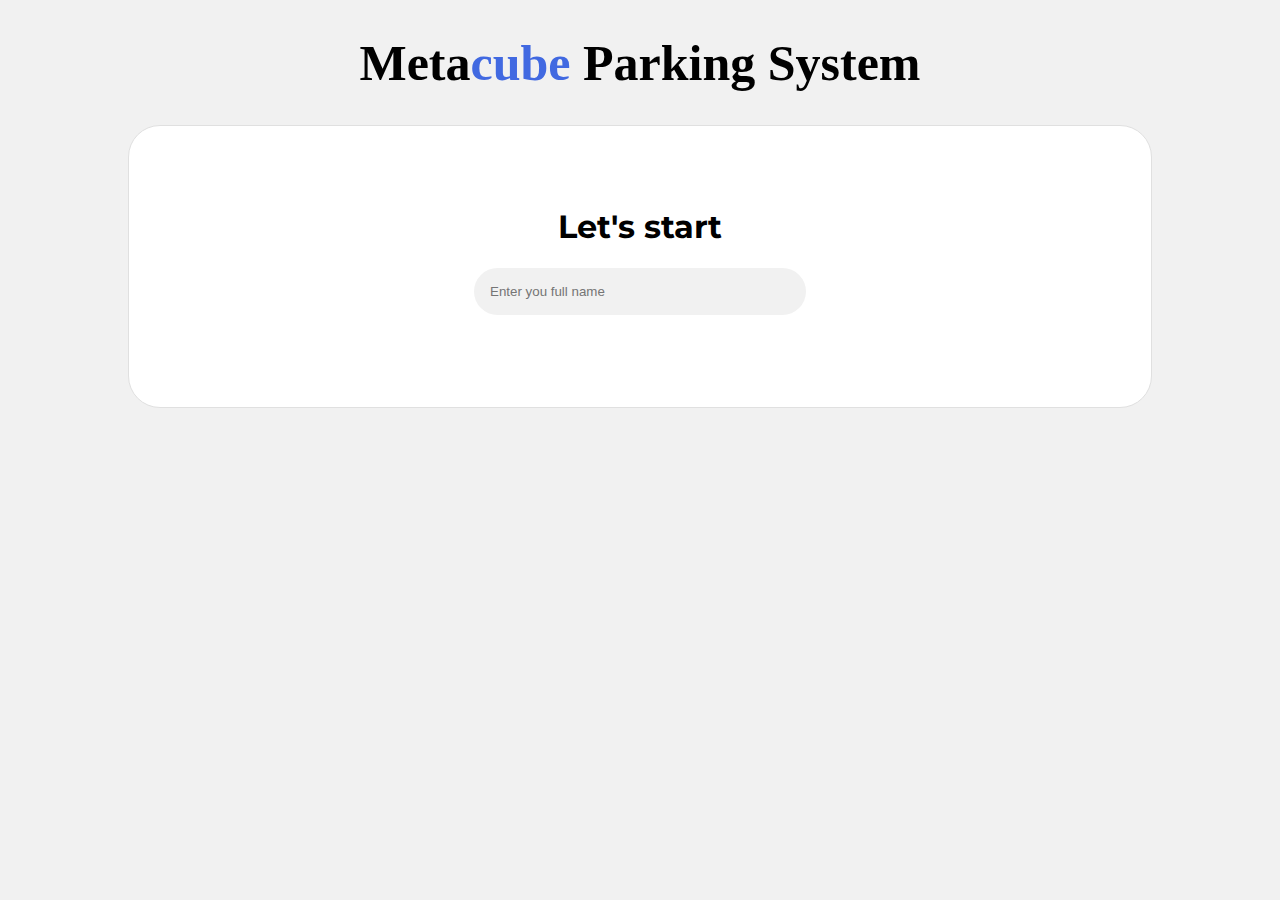
<file: UI - ECMA Script - 7/index.html>
<!DOCTYPE html>
<html>
<head>
    <meta charset='utf-8'>
    <title>MPS</title>

    <!--Google font-->
    <link rel="preconnect" href="https://fonts.gstatic.com">
    <link href="https://fonts.googleapis.com/css2?family=Montserrat:wght@500&display=swap" rel="stylesheet">

    <!--Javascript file-->
    <script src='main.js'></script>

    <!--CSS style sheet-->
    <link rel="stylesheet" href="style.css">

    <!--Integrated fonr awesome v4.7.0-->
    <link rel="stylesheet" href="https://cdnjs.cloudflare.com/ajax/libs/font-awesome/4.7.0/css/font-awesome.min.css">
</head>
<body>
    
    <h1 class="heading">
        Meta<span class="color-blue">cube</span> Parking System
    </h1>

    <div class="fields bg-fields" id="fields">
        <div class="fields">
            <h1 id="message">Let's start</h1>
            <input id="input-field" class="input-box" name="input_field" type="text" 
            placeholder="Enter you full name" onkeyup="validateField()" onblur="changeInputField()"/>
            <p id="error-msg" class="error-msg"></p>
        </div>
    </div>

    <div class="fields bg-fields" id="vehicle-types" hidden>
        <h1 id="message-vehical-form"></h1>
        <button id="cycle" type="button" class="bt-vehicle margin-x-2" value="cycle" onclick="getPrices(this.id)">
            <i class="fa fa-bicycle fa-4x icons"></i>
        </button>
        <button id="bike" type="button" class="bt-vehicle margin-x-2" value="bike" onclick="getPrices(this.id)">
            <i class="fa fa-motorcycle fa-4x icons" aria-hidden="true"></i>
        </button>
        <button id="car" type="button" class="bt-vehicle margin-x-2" value="car" onclick="getPrices(this.id)">
            <i class="fa fa-car fa-4x icons" aria-hidden="true"></i>
        </button>
    </div>

    <div id="pricing" class="bg-fields" align="center" hidden>
        <h2 class="vehicle-type"></h2>
        <div class="price-container">
            <h2>Daily</h2>

            <button id="daily" type="button" class="bt-field" onclick="getPass(this.id)">
            </button>
        </div>

        <div class="price-container">
            <h2>Month</h2>

            <button id="monthly" type="button" class="bt-field" onclick="getPass(this.id)">
            </button>
        </div>

        <div class="price-container">
            <h2>Year</h2>

            <button id="yearly" type="button" class="bt-field" onclick="getPass(this.id)">
            </button>
        </div>
    </div>

    <div id="currency-types" class="bg-fields" align="center" hidden>
        <h2>Choose currency : </h2>
        <select id="currency" class="input-box" style="width: 100px;">
            <option value="INR">INR</option>
            <option value="USD">USD</option>
            <option value="YEN">YEN</option>
        </select>
        <button id="bt-currency-type" class="bt-get-pass" onclick="getCurrency()">
            Purchase Pass
        </button>
    </div>

    <div id="final-pass" class="fields">
        <h2 id="pass"></h2>
    </div>

</body>
</html>
</file>
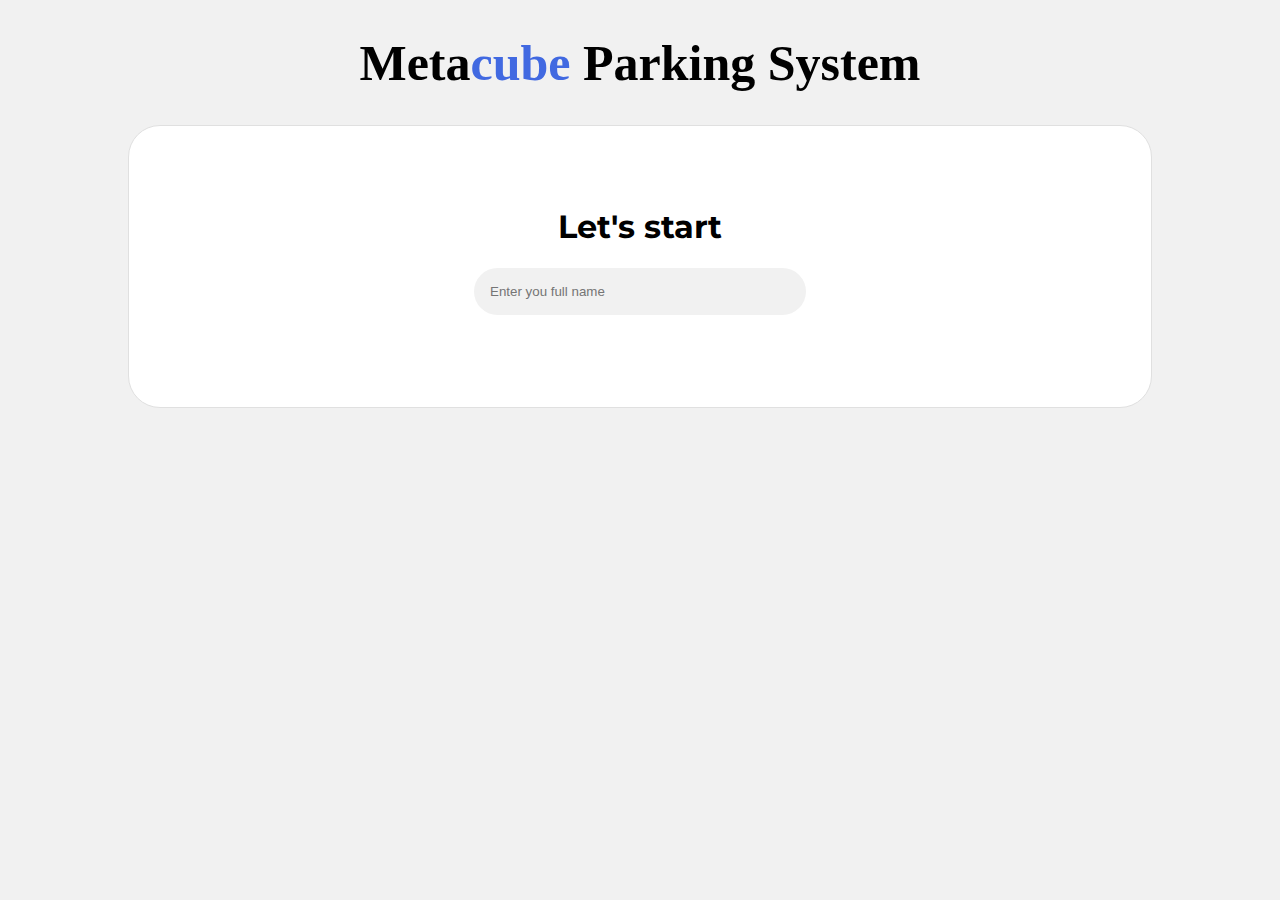
<file: UI - TypeScript - 9/index.html>
<!DOCTYPE html>
<html>
<head>
    <meta charset='utf-8'>
    <title>MPS</title>

    <!--Google font-->
    <link rel="preconnect" href="https://fonts.gstatic.com">
    <link href="https://fonts.googleapis.com/css2?family=Montserrat:wght@500&display=swap" rel="stylesheet">

    <!--script file-->
    <script src='main.js'></script>

    <!--CSS style sheet-->
    <link rel="stylesheet" href="style.css">

    <!--Integrated fonr awesome v4.7.0-->
    <link rel="stylesheet" href="https://cdnjs.cloudflare.com/ajax/libs/font-awesome/4.7.0/css/font-awesome.min.css">
</head>
<body>
    
    <h1 class="heading">
        Meta<span class="color-blue">cube</span> Parking System
    </h1>

    <div class="fields bg-fields" id="fields">
        <div class="fields">
            <h1 id="message">Let's start</h1>
            <input id="input-field" class="input-box" name="input_field" type="text" 
            placeholder="Enter you full name" onkeyup="validateField()" onblur="changeInputField()"/>
            <p id="error-msg" class="error-msg"></p>
        </div>
    </div>

    <div class="fields bg-fields" id="vehicle-types" hidden>
        <h1 id="message-vehical-form"></h1>
        <button id="cycle" type="button" class="bt-vehicle margin-x-2" value="cycle" onclick="getPrices(this.id)">
            <i class="fa fa-bicycle fa-4x icons"></i>
        </button>
        <button id="bike" type="button" class="bt-vehicle margin-x-2" value="bike" onclick="getPrices(this.id)">
            <i class="fa fa-motorcycle fa-4x icons" aria-hidden="true"></i>
        </button>
        <button id="car" type="button" class="bt-vehicle margin-x-2" value="car" onclick="getPrices(this.id)">
            <i class="fa fa-car fa-4x icons" aria-hidden="true"></i>
        </button>
    </div>

    <div id="pricing" class="bg-fields" align="center" hidden>
        <h2 class="vehicle-type"></h2>
        <div class="price-container">
            <h2>Daily</h2>

            <button id="daily" type="button" class="bt-field" onclick="getPass(this.id)">
            </button>
        </div>

        <div class="price-container">
            <h2>Month</h2>

            <button id="monthly" type="button" class="bt-field" onclick="getPass(this.id)">
            </button>
        </div>

        <div class="price-container">
            <h2>Year</h2>

            <button id="yearly" type="button" class="bt-field" onclick="getPass(this.id)">
            </button>
        </div>
    </div>

    <div id="currency-types" class="bg-fields" align="center" hidden>
        <h2>Choose currency : </h2>
        <select id="currency" class="input-box" style="width: 100px;">
            <option value="INR">INR</option>
            <option value="USD">USD</option>
            <option value="YEN">YEN</option>
        </select>
        <button id="bt-currency-type" class="bt-get-pass" onclick="getCurrency()">
            Purchase Pass
        </button>
    </div>

    <div id="final-pass" class="fields">
        <h2 id="pass"></h2>
    </div>

</body>
</html>
</file>
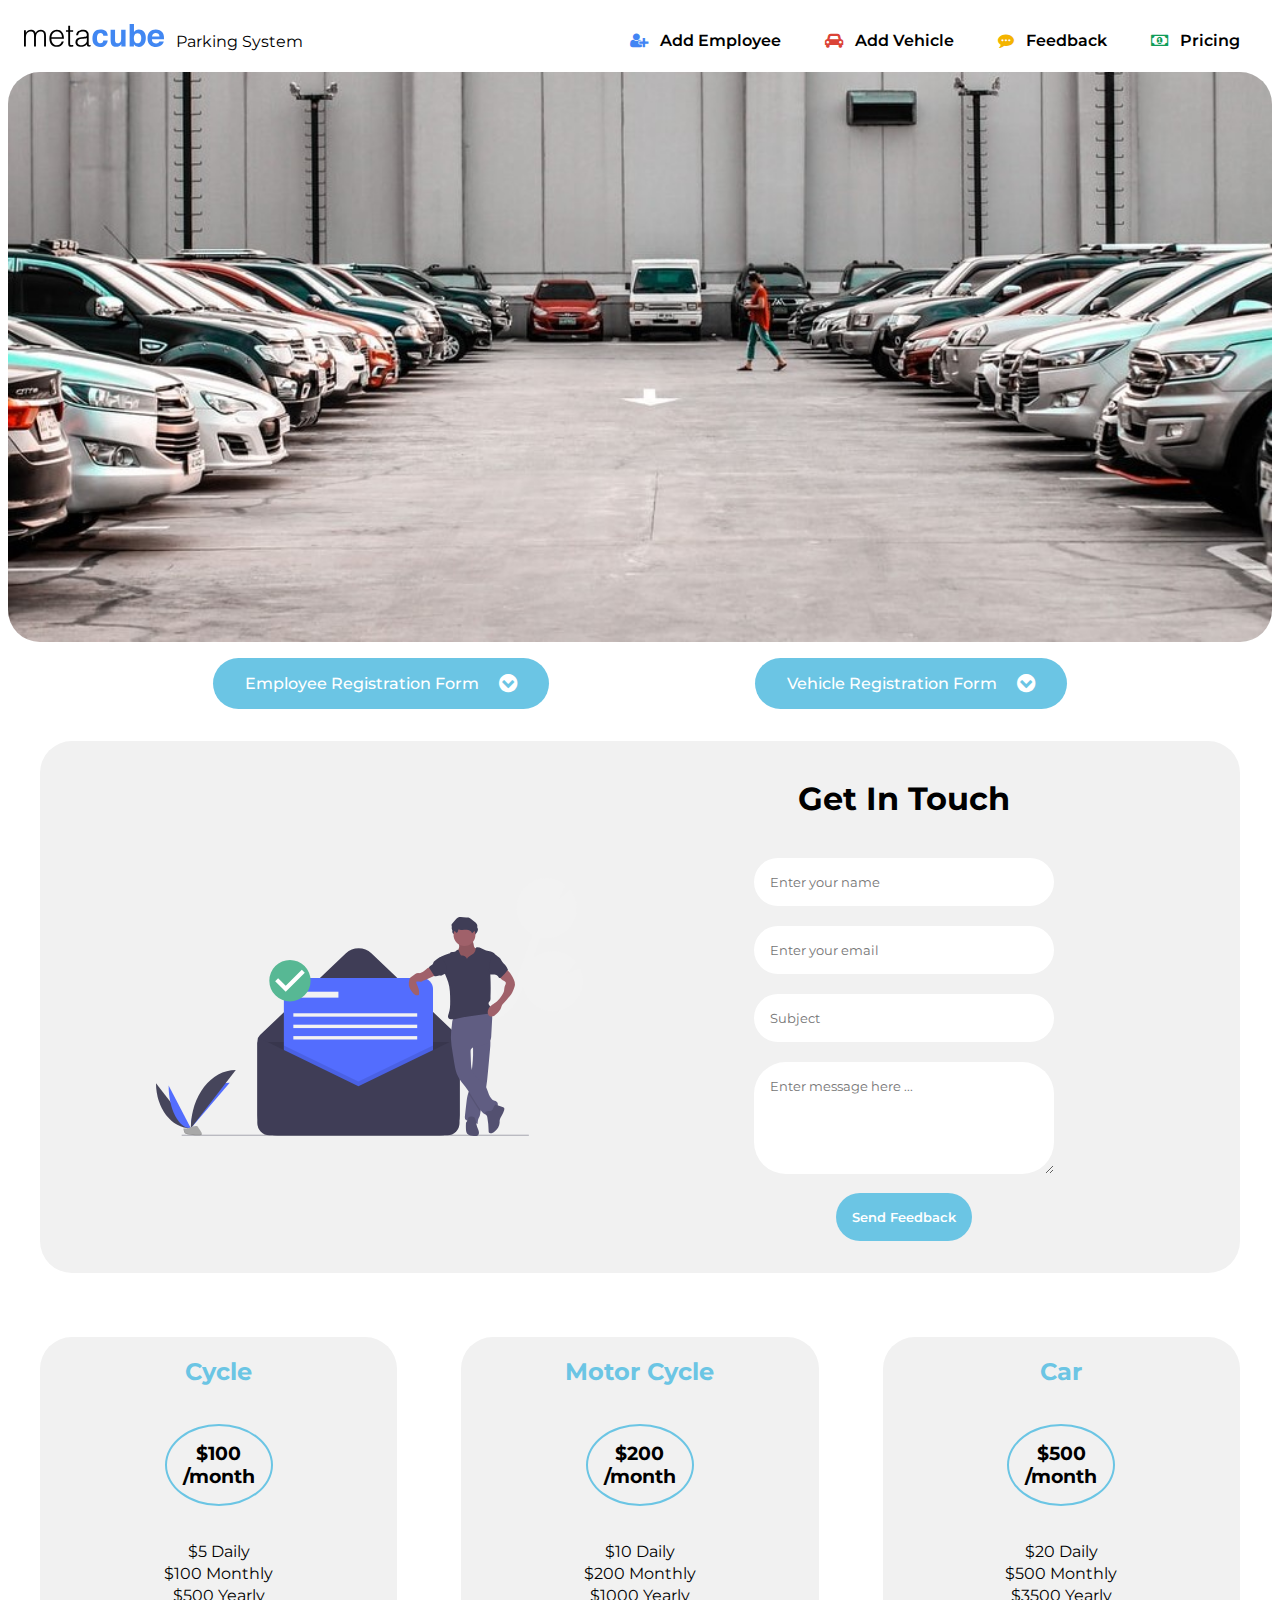
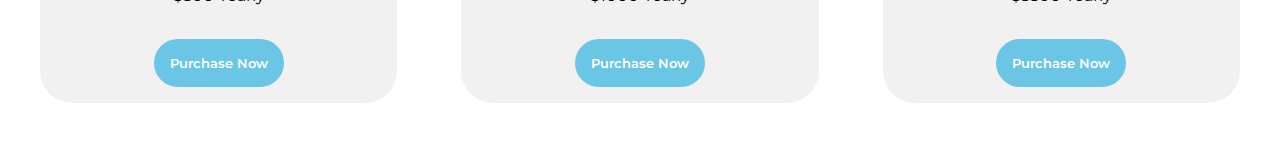
<file: UI - CSS/Metacube Parking System.html>
<html>

	<head>
		<title>Metacube Parking System</title>
		<link rel="stylesheet" href="msp.css">
		<script type="text/javascript">
			function openEmpForm(){
				var details = document.getElementById("employeeForm");
				
				if(details.style.display == "inline-block")
					details.style.display = "none";
				else
				details.style.display = "inline-block";
			}
			function openVehicleForm(){
				var details = document.getElementById("vehicleForm");
				
				if(details.style.display == "inline-block")
					details.style.display = "none";
				else
				details.style.display = "inline-block";
			}
		</script>
	</head>
	
	<!-- Load an icon library -->
	<link rel="stylesheet" href="https://cdnjs.cloudflare.com/ajax/libs/font-awesome/4.7.0/css/font-awesome.min.css">
	
	<!--Google Font Link-->
	<link rel="preconnect" href="https://fonts.gstatic.com">
	<link href="https://fonts.googleapis.com/css2?family=Montserrat:wght@300;400;500;600;700&display=swap" rel="stylesheet">
	
	<body>
	
	<div id="header">
		<div class="inlineDiv logo">
			<img src="logo.svg" width="140px">
			<label class="montFont" ><b>Parking System</b></label>
		</div>
		<div class="inlineDiv topNav">
			<!-- Nav Bar -->
			<nav id="navBar">
				<a href="#formButtons"><i class="fa fa-user-plus" style="color: #4285F4;"></i> Add Employee</a> 
				<a href="#formButtons"><i class="fa fa-car " style="color: #DB4437;"></i> Add Vehicle</a> 
				<a href="#Feedback"><i class="fa fa-commenting" style="color: #F4B400;"></i> Feedback</a> 
				<a href="#Pricing"><i class="fa fa-money" style="color: #0F9D58;"></i> Pricing</a>
				
			</nav>
		</div>
	</div>
	
	<!-- parking Image -->
	<div align="center" id="parkingImage">
		<img src="parking.jpg" width="100%"/>
	</div>

	<!--Registration Form Buttons-->
	<div id="formButtons">
		<!--Employee Form-->
		<div id="#employee" class="inlineDiv montFont">

			<div class="forms" onclick="openEmpForm()">
				Employee Registration Form
				<i class="fa fa-chevron-circle-down fa-lg" aria-hidden="true" style="padding-left: 16px;"></i>	
			</div>

			<div align="center" class="montFont form" id="employeeForm">
				<form>
					<table class="regTables">
						<tr>
							<td>
								<input class="customTextInputStyle montFont" type="text" placeholder="Enter your name"/>
							</td>
						</tr>
						
						<tr>
							<td>
								<label>
									<input class="topMargin" type="radio" value="Male" name="gender"/> Male
								</label>
								<label>
									<input class="topMargin" type="radio" value="Female" name="gender"/> Female
								</label>
								<label>
									<input class="topMargin" type="radio" value="Other" name="gender"/> Other
								</label>
							</td>
						</tr>
						
						<tr>
							<td>
								<input class="customTextInputStyle montFont topMargin" type="email" placeholder="Enter your email">
							</tr>
						</tr>
						
						<tr>
							<td>
								<input class="customTextInputStyle montFont topMargin" type="password" placeholder="Enter your password">
							</tr>
						</tr>
						
						<tr>
							<td>
								<input class="customTextInputStyle montFont topMargin" type="password" placeholder="Re-Enter your password">
							</tr>
						</tr>
						
						<tr>
							<td>
								<input class="customTextInputStyle montFont topMargin" type="text" placeholder="Enter your phone number">
							</tr>
						</tr>
					</table>
					<input class="regButton montFont" type="submit" value="Register Employee"/>
				</form>
			</div>
		</div>

		<!--Vehicle Form-->
		<div class="inlineDiv montFont" id="Vehicle">
			<div class="forms" onclick="openVehicleForm()">
				Vehicle Registration Form
				<i class="fa fa-chevron-circle-down fa-lg" aria-hidden="true" style="padding-left: 16px;"></i>
			</div>

			<!-- Vehicle Registration Form -->
			<div align="center" class="montFont form" id="vehicleForm">
				<form>
					<table>
						<tr>
							<td>
								<input class="customTextInputStyle montFont topMargin" type="text" placeholder="Enter vehicle company"/>
							</td>
						</tr>
						
						<tr>
							<td>
								<input class="customTextInputStyle montFont topMargin" type="text" placeholder="Enter vehicle model"/>
							</td>
						</tr>
						
						<tr>
							<td>
								<input class="customTextInputStyle montFont topMargin" type="text" placeholder="Vehicle type"/>
							</td>
						</tr>
						
						<tr>
							<td>
								<input class="customTextInputStyle montFont topMargin" type="text" placeholder="Vehicle number (eg-RJ16 9089)"/>
							</td>
						</tr>
						
						<tr>
							<td>
								<input class="customTextInputStyle montFont topMargin" type="text" placeholder="Enter employee id"/>
							</td>
						</tr>
						
						<tr>
							<td>
								<textarea class="customTextInputStyle montFont topMargin" rows="4" cols="20" placeholder="Color, mark,visible accessory etc."></textarea>
							</td>
						</tr>
					</table>
					<input class="regButton montFont"  type="submit" value="Register Vehicle"/>
				</form>
			</div>
		</div>
	</div>
	
	<div class="feebackForm" id="Feedback">
		<div id="feedbackImageDiv" class="inlineDiv" style="flex: 2;" style="border: 2px solid red;">
			<img src="feedback_illu.svg" width="100%">
		</div>
		<div class="inlineDiv" style="flex: 3;">
			<!--Feedback Form-->
			<div align="center" class="montFont">
				<h1>
					Get In Touch
				</h1>
				
				<form>
					<table class="regTables">
						<tr>
							<td>
								<input class="customTextInputStyle montFont topMargin" type="text" placeholder="Enter your name"/>
							</td>
						</tr>
						
						<tr>
							<td>
								<input class="customTextInputStyle montFont topMargin" type="email" placeholder="Enter your email"/>
							</td>
						</tr>
						
						<tr>
							<td>
								<input class="customTextInputStyle montFont topMargin" type="text" placeholder="Subject"/>
							</td>
						</tr>
						
						<tr>
							<td>
								<textarea class="customTextInputStyle montFont topMargin" rows="5" cols="20" placeholder="Enter message here ..."></textarea>
							</td>
						</tr>
					</table>
					<input class="regButton montFont" type="submit" value="Send Feedback"/>
				</form>
			</div>
		</div>
	</div>

	<div id="Pricing" class="priceData montFont">
		<div align="center" class="inlineDiv">
			<h2>Cycle</h2>
			<h3>
				$100 <br>
				/month
			</h3>
			<p>
				$5 Daily <br>
				$100 Monthly <br>
				$500 Yearly
			</p>
			<button class="regButton montFont" type="button" value="Purchase Cycle">
				Purchase Now
			</button>
		</div>
		
		<div align="center" class="inlineDiv priceDiv">
			<h2>Motor Cycle</h2>
			<h3>
				$200 <br>
				/month
			</h3>
			<p>
				$10 Daily <br>
				$200 Monthly <br>
				$1000 Yearly
			</p>
			<button class="regButton montFont" type="button" value="Purchase Motor Cycle">
				Purchase Now
			</button>
		</div>
		
		<div align="center" class="inlineDiv priceDiv">
			<h2>Car</h2>
			<h3>
				$500 <br>
				/month
			</h3>
			<p>
				$20 Daily <br>
				$500 Monthly <br>
				$3500 Yearly
			</p>
			<button class="regButton montFont" type="button" value="Purchase Car">
				Purchase Now
			</button>
		</div>
	</div>
	
	</body>

</html>
</file>
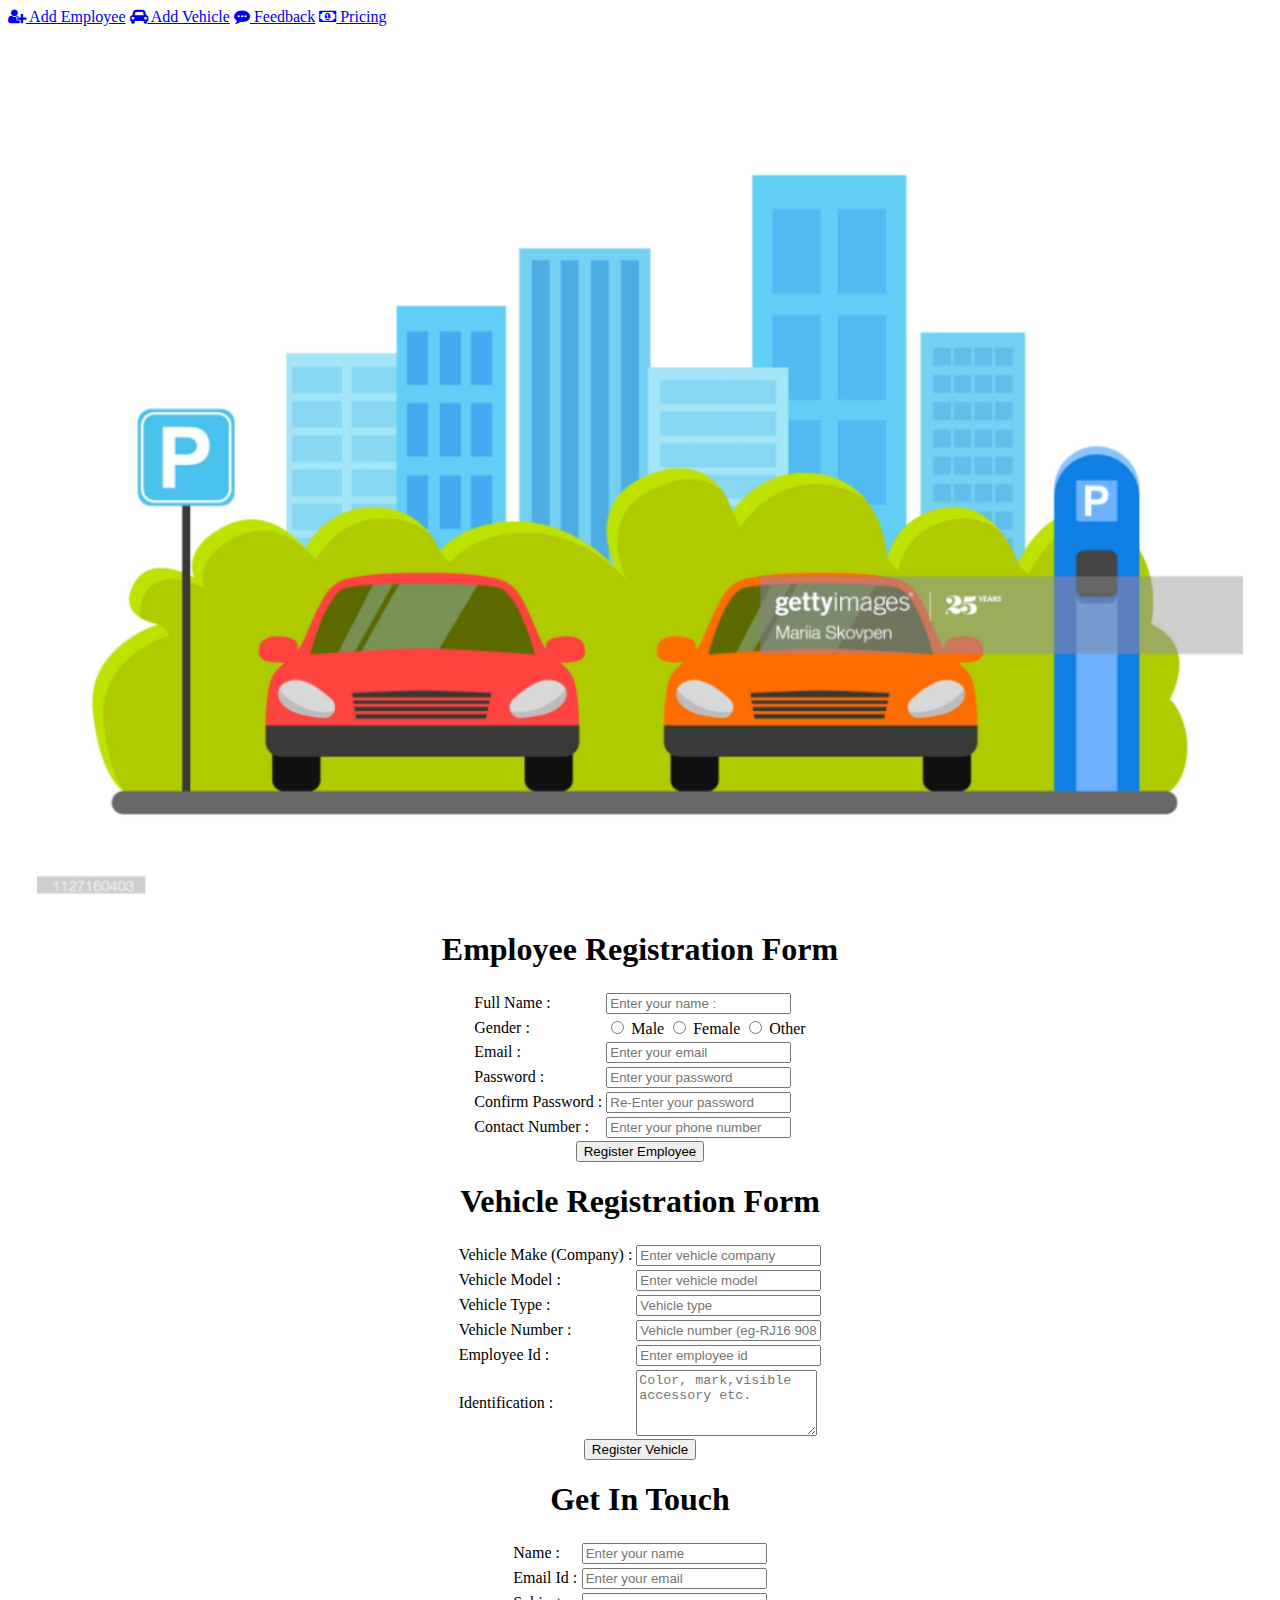
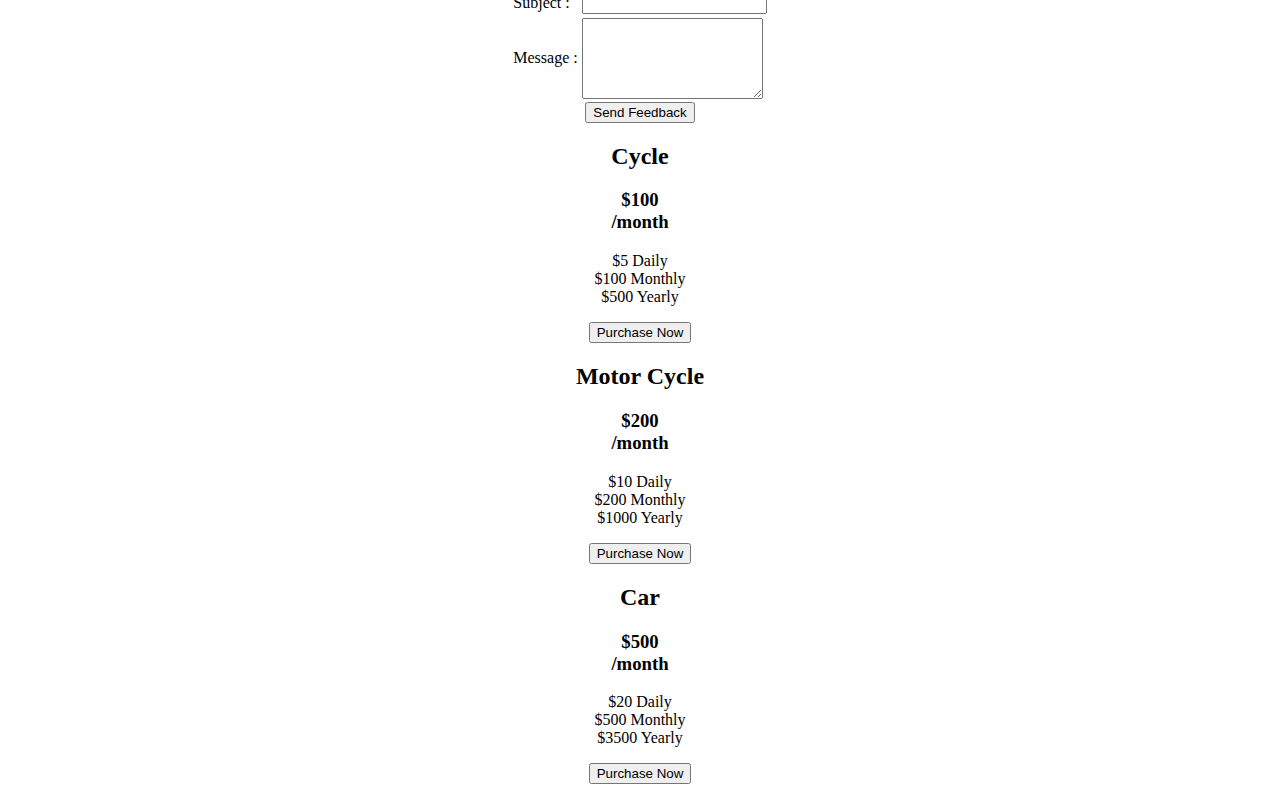
<file: UI - HTML/Metacube Parking System.html>
<html>

	<head>
		<title>Metacube Parking System</title>
	</head>
	
	<!-- Load an icon library -->
	<link rel="stylesheet" href="https://cdnjs.cloudflare.com/ajax/libs/font-awesome/4.7.0/css/font-awesome.min.css">
	
	<body>
	
	<!-- Nav Bar -->
	<nav>
	  <a href="#Employee"><i class="fa fa-user-plus"></i> Add Employee</a> 
	  <a href="#Vehicle"><i class="fa fa-car "></i> Add Vehicle</a> 
	  <a href="#Feedback"><i class="fa fa-commenting"></i> Feedback</a> 
	  <a href="#Pricing"><i class="fa fa-money"></i> Pricing</a>
	</nav>
	
	<!-- parking Image -->
	<div align="center">
		<img src="parking.png" height="100%"/>
	</div>
	
	<!-- Employee Registration Form -->
	<div align="center" id="Employee">
		<h1>Employee Registration Form</h1>
		<form>
			<table>
				<tr>
					<td>
						<label>Full Name : </label>
					</td>
					<td>
						<input type="text" placeholder="Enter your name : "/>
					</td>
				</tr>
				
				<tr>
					<td>
						<label>Gender : </label>
					</td>
					<td>
						<label>
							<input type="radio" value="Male" name="gender"/> Male
						</label>
						<label>
							<input type="radio" value="Female" name="gender"/> Female
						</label>
						<label>
							<input type="radio" value="Other" name="gender"/> Other
						</label>
					</td>
				</tr>
				
				<tr>
					<td>
						<label>Email : </label>
					</td>
					<td>
						<input type="email" placeholder="Enter your email">
					</tr>
				</tr>
				
				<tr>
					<td>
						<label>Password : </label>
					</td>
					<td>
						<input type="password" placeholder="Enter your password">
					</tr>
				</tr>
				
				<tr>
					<td>
						<label>Confirm Password : </label>
					</td>
					<td>
						<input type="password" placeholder="Re-Enter your password">
					</tr>
				</tr>
				
				<tr>
					<td>
						<label>Contact Number : </label>
					</td>
					<td>
						<input type="text" placeholder="Enter your phone number">
					</tr>
				</tr>
			</table>
			<input type="submit" value="Register Employee"/>
		</form>
	</div>
	
	<!-- Vehicle Registration Form -->
	<div align="center" id="Vehicle">
		<h1>Vehicle Registration Form</h1>
		<form>
			<table>
				<tr>
					<td>
						<label>Vehicle Make (Company) :</label> 
					</td>
					<td>
						<input type="text" placeholder="Enter vehicle company"/>
					</td>
				</tr>
				
				<tr>
					<td>
						<label>Vehicle Model :</label> 
					</td>
					<td>
						<input type="text" placeholder="Enter vehicle model"/>
					</td>
				</tr>
				
				<tr>
					<td>
						<label>Vehicle Type :</label> 
					</td>
					<td>
						<input type="text" placeholder="Vehicle type"/>
					</td>
				</tr>
				
				<tr>
					<td>
						<label>Vehicle Number :</label> 
					</td>
					<td>
						<input type="text" placeholder="Vehicle number (eg-RJ16 9089)"/>
					</td>
				</tr>
				
				<tr>
					<td>
						<label>Employee Id :</label> 
					</td>
					<td>
						<input type="text" placeholder="Enter employee id"/>
					</td>
				</tr>
				
				<tr>
					<td>
						<label>Identification :</label> 
					</td>
					<td>
						<textarea rows="4" cols="20" placeholder="Color, mark,visible accessory etc."></textarea>
					</td>
				</tr>
			</table>
			<input type="submit" value="Register Vehicle"/>
		</form>
	</div>
	
	<div align="center" id="Feedback">
		<h1>
			Get In Touch
		</h1>
		
		<form>
			<table>
				<tr>
					<td>
						<label>Name : <label>
					</td>
					<td>
						<input type="text" placeholder="Enter your name"/>
					</td>
				</tr>
				
				<tr>
					<td>
						<label>Email Id : <label>
					</td>
					<td>
						<input type="email" placeholder="Enter your email"/>
					</td>
				</tr>
				
				<tr>
					<td>
						<label>Subject : <label>
					</td>
					<td>
						<input type="email"/>
					</td>
				</tr>
				
				<tr>
					<td>
						<label>Message : <label>
					</td>
					<td>
						<textarea rows="5" cols="20"></textarea>
					</td>
				</tr>
			</table>
			<input type="submit" value="Send Feedback"/>
		</form>
	</div>
	
	<div id="Pricing">
		<div align="center">
			<h2>Cycle</h2>
			<h3>
				$100 <br>
				/month
			</h3>
			<p>
				$5 Daily <br>
				$100 Monthly <br>
				$500 Yearly
			</p>
			<button type="button" value="Purchase Cycle">
				Purchase Now
			</button>
		</div>
		
		<div align="center">
			<h2>Motor Cycle</h2>
			<h3>
				$200 <br>
				/month
			</h3>
			<p>
				$10 Daily <br>
				$200 Monthly <br>
				$1000 Yearly
			</p>
			<button type="button" value="Purchase Motor Cycle">
				Purchase Now
			</button>
		</div>
		
		<div align="center">
			<h2>Car</h2>
			<h3>
				$500 <br>
				/month
			</h3>
			<p>
				$20 Daily <br>
				$500 Monthly <br>
				$3500 Yearly
			</p>
			<button type="button" value="Purchase Car">
				Purchase Now
			</button>
		</div>
	</div>
	
	</body>

</html>
</file>
<file: UI - ECMA Script - 7/style.css>
body {
  background-color: #f1f1f1;
}

div{
  font-family: 'Montserrat', sans-serif;
  font-weight: 500;
}

.heading {
  font-size: 50px;
  text-align: center;
}

.fields {
  height: auto;
  text-align: center;
}

.error-msg {
  color: tomato;
  font-weight: bold;
  margin-top: 32px;
}

.input-box {
  background-color: #f1f1f1;
  border: 0px;
  padding: 16px;
  border-radius: 32px;
  width: 300px;
}

.color-blue {
  color: royalblue;
}

.bg-fields {
  background-color: white;
  border-radius: 32px;
  margin-left: 120px;
  margin-right: 120px;
  padding-top: 60px;
  padding-bottom: 60px;
  border: 1px solid #e0e0e0;
}

.bt-vehicle {
  color: royalblue;
  background-color: rgb(236, 240, 255);
  border: 0px;
  border-radius: 16px;
  padding: 32px;
  cursor: pointer;
  outline: none;
}

.bt-vehicle:focus{
    outline: none;
    border-color: #9ecaed;
    border: 1px solid rgb(201, 214, 255);
    box-shadow: 0 0 10px #9ecaed;
}

.bt-vehicle:hover{
    outline: none;
    border-color: #9ecaed;
    border: 1px solid rgb(201, 214, 255);
    box-shadow: 0 0 10px #9ecaed;
}

.margin-x-2 {
  margin-left: 16px;
  margin-right: 16px;
}

.bt-get-pass{
    background-color: royalblue;
    color: white;
    border-radius: 32px;
    border: 0px;
    padding: 12px;
    cursor: pointer;
    outline: none;
}

.bt-field{
    background-color: #f1f1f1;
    color: royalblue;
    border-radius: 32px;
    border: 0px;
    padding: 12px;
    cursor: pointer;
    outline: none;
}

.bt-get-pass:hover{
    outline: none;
    border-color: #9ecaed;
    border: 1px solid rgb(201, 214, 255);
    box-shadow: 0 0 10px #9ecaed;
}

select {
  appearance: none;
  -webkit-appearance: none; /* chrome and safari */
  -moz-appearance: none; /* Mozilla */
  -ms-appearance: none;
  background: url("/assets/icon/drop_down.svg");
  background-repeat: no-repeat;
  background-size: 24px 24px;
  background-position: right;
  margin-right: 32px;
}

input:focus{
    outline: none;
    border-color: #9ecaed;
    border: 1px solid rgb(201, 214, 255);
    box-shadow: 0 0 10px #9ecaed;
}
</file>
<file: UI - TypeScript - 9/style.css>
body {
  background-color: #f1f1f1;
}

div{
  font-family: 'Montserrat', sans-serif;
  font-weight: 500;
}

.heading {
  font-size: 50px;
  text-align: center;
}

.fields {
  height: auto;
  text-align: center;
}

.error-msg {
  color: tomato;
  font-weight: bold;
  margin-top: 32px;
}

.input-box {
  background-color: #f1f1f1;
  border: 0px;
  padding: 16px;
  border-radius: 32px;
  width: 300px;
}

.color-blue {
  color: royalblue;
}

.bg-fields {
  background-color: white;
  border-radius: 32px;
  margin-left: 120px;
  margin-right: 120px;
  padding-top: 60px;
  padding-bottom: 60px;
  border: 1px solid #e0e0e0;
}

.bt-vehicle {
  color: royalblue;
  background-color: rgb(236, 240, 255);
  border: 0px;
  border-radius: 16px;
  padding: 32px;
  cursor: pointer;
  outline: none;
}

.bt-vehicle:focus{
    outline: none;
    border-color: #9ecaed;
    border: 1px solid rgb(201, 214, 255);
    box-shadow: 0 0 10px #9ecaed;
}

.bt-vehicle:hover{
    outline: none;
    border-color: #9ecaed;
    border: 1px solid rgb(201, 214, 255);
    box-shadow: 0 0 10px #9ecaed;
}

.margin-x-2 {
  margin-left: 16px;
  margin-right: 16px;
}

.bt-get-pass{
    background-color: royalblue;
    color: white;
    border-radius: 32px;
    border: 0px;
    padding: 12px;
    cursor: pointer;
    outline: none;
}

.bt-field{
    background-color: #f1f1f1;
    color: royalblue;
    border-radius: 32px;
    border: 0px;
    padding: 12px;
    cursor: pointer;
    outline: none;
}

.bt-get-pass:hover{
    outline: none;
    border-color: #9ecaed;
    border: 1px solid rgb(201, 214, 255);
    box-shadow: 0 0 10px #9ecaed;
}

select {
  appearance: none;
  -webkit-appearance: none; /* chrome and safari */
  -moz-appearance: none; /* Mozilla */
  -ms-appearance: none;
  background: url("/assets/icon/drop_down.svg");
  background-repeat: no-repeat;
  background-size: 24px 24px;
  background-position: right;
  margin-right: 32px;
}

input:focus{
    outline: none;
    border-color: #9ecaed;
    border: 1px solid rgb(201, 214, 255);
    box-shadow: 0 0 10px #9ecaed;
}
</file>
<file: UI - CSS/msp.css>
#header div label{
	padding-left: 8px;
	font-weight: 200;
}

.inlineDiv{
	display: inline-block;
}

.logo{
	float: left;
	margin: 16px;
}

.montFont{
	font-family: 'Montserrat', sans-serif;
}

.topNav{
	float: right;
	padding: 8px;
	border-radius: 32px;
	margin: 8px;
}

#navBar a{
	padding-left: 16px;
	padding-right: 16px;
	font-weight: 600;
	text-decoration: none;
	font-family: 'Montserrat', sans-serif;
	color: black;
}

#navBar i{
	padding: 8px;
}

#parkingImage{
	width: 100%;
	border-radius: 16px;
	border-radius: 32px;
	overflow: hidden;
}

#formButtons{
	display: flex;
	justify-content: space-evenly;
	margin-top: 16px;
}

.forms{
	padding-top: 16px;
	padding-left: 32px;
	padding-bottom: 16px;
	padding-right: 32px;
	background-color: rgb(107, 197, 228);
	font-weight: 500;
	color: white;
	border-radius: 32px;
}

.form{
	padding: 16px;
	background-color: #f1f1f1;
	font-weight: 500;
	color: white;
	border-radius: 32px;
	margin-top: 16px;
	display: none;
}

.customTextInputStyle{
	background-color: white;
	border: 0px;
	padding: 16px;
	border-radius: 32px;
	width: 300px;
}

.topMargin{
	margin-top: 16px;
}

.regTables{
	width: auto;
}

.regButton{
	background-color: rgb(107, 197, 228);
	color: white;
	border: 0px;
	padding: 16px;
	margin-top: 16px;
	font-weight: 600;
	border-radius: 32px;
}

.feebackForm{
	margin: 32px;
	padding: 16px;
	border-radius: 32px;
	background-color: #f1f1f1;
	display: flex;
}

/* div{
	border: 2px solid red;
} */

#feedbackImageDiv{
	margin: auto;
	margin-left: 100px;
}

.priceData{
	display: flex;
}

.priceData div{
	flex: 1;
	margin: 32px;
	padding-bottom: 16px;
	border-radius: 32px;
	background-color: #f1f1f1;
}

.priceData h2{
	color: rgb(107, 197, 228);
}

.priceData h3{
	border: 2px solid rgb(107, 197, 228);
	display: inline-block;
	padding: 16px;
	border-radius: 50%;
}

.priceData p{
	line-height: 22px;
}
</file>
